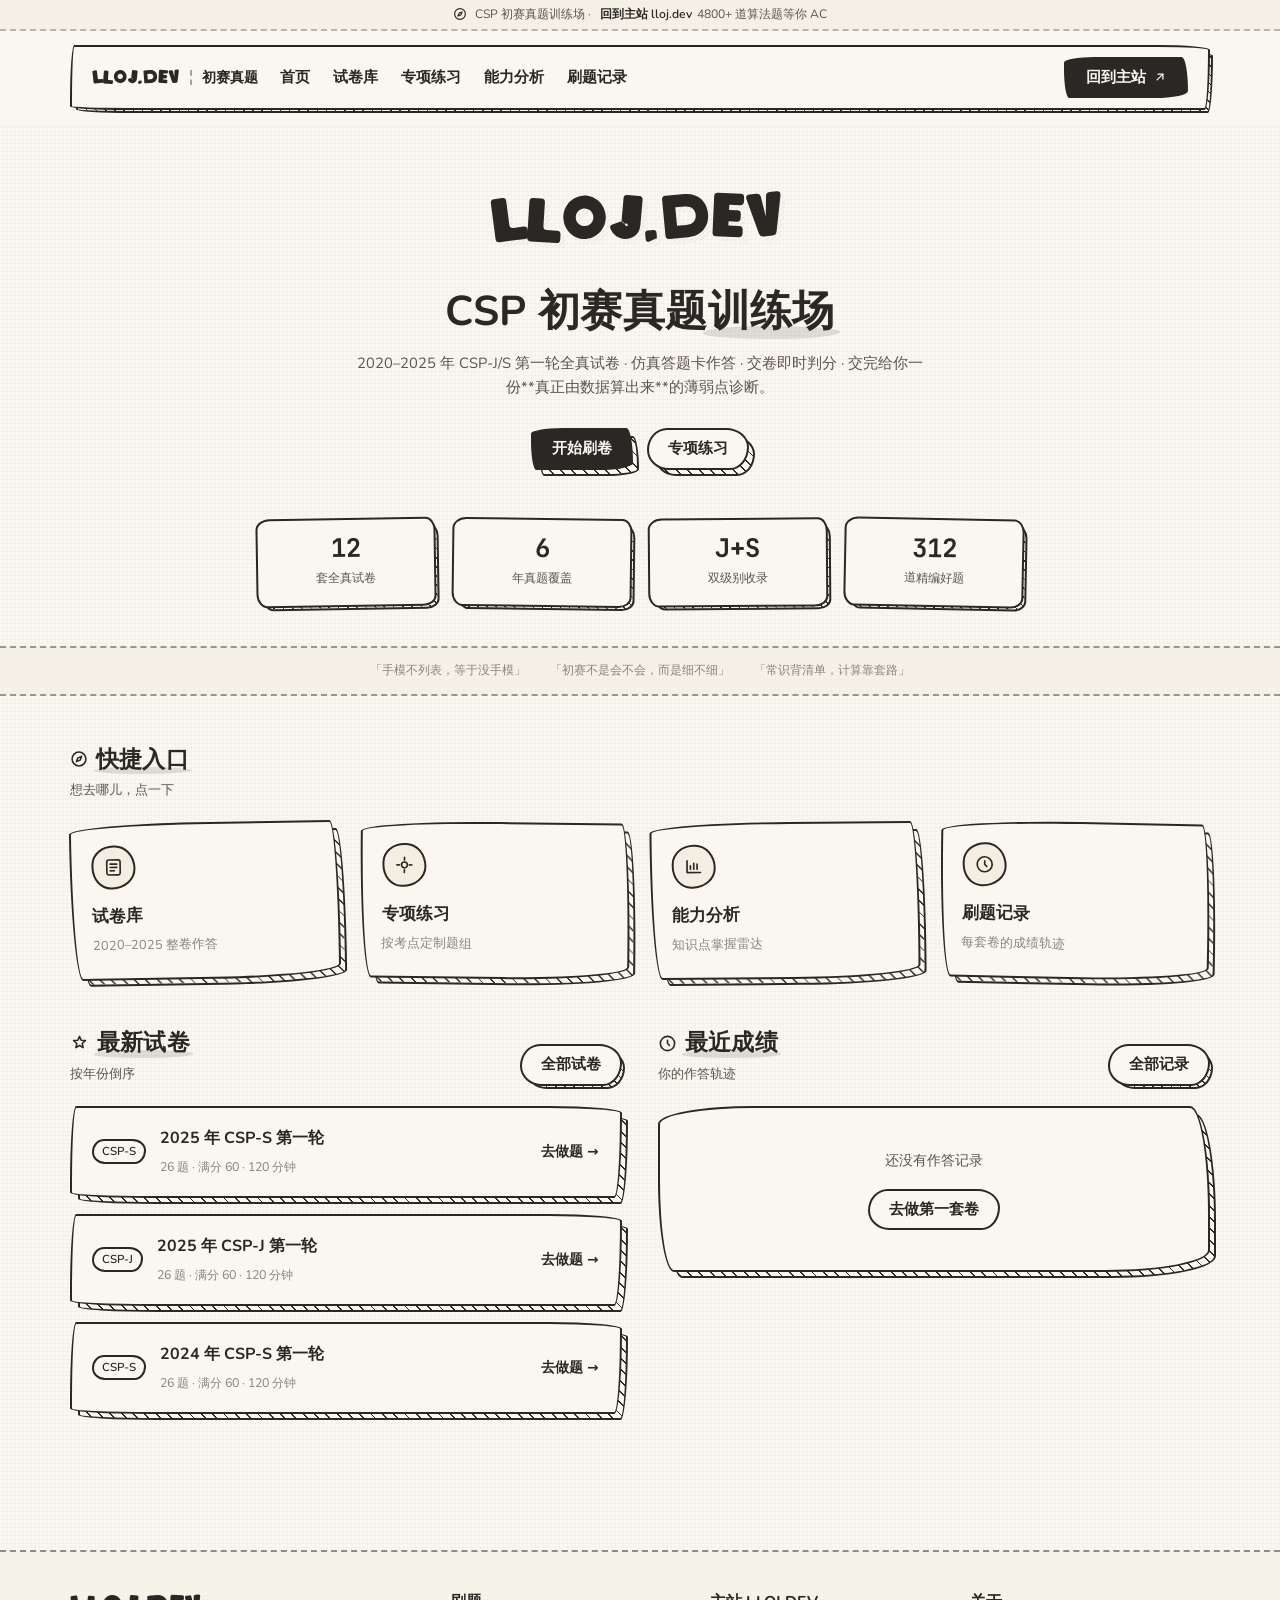
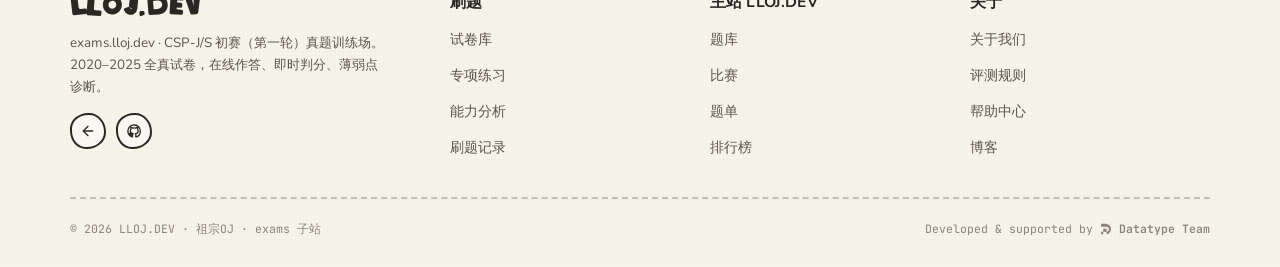
<file: index.html>
<!doctype html>
<html lang="zh-CN">
  <head>
    <meta charset="UTF-8" />
    <meta name="viewport" content="width=device-width, initial-scale=1.0" />
    <link rel="icon" type="image/svg+xml" href="./favicon.svg" />
    <meta
      name="description"
      content="CSP 初赛真题训练场 · LLOJ.DEV 祖宗OJ —— 2020-2025 年 CSP-J/S 第一轮全真试卷，在线作答、即时判分、薄弱点诊断。"
    />
    <title>CSP 初赛真题 · 祖宗OJ LLOJ.DEV</title>
    <link rel="preconnect" href="https://fonts.googleapis.com" />
    <link rel="preconnect" href="https://fonts.gstatic.com" crossorigin />
    <link
      href="https://fonts.googleapis.com/css2?family=Nunito:wght@400;500;600;700;800&family=JetBrains+Mono:wght@400;500;700&display=swap"
      rel="stylesheet"
    />
    <script type="module" crossorigin src="./assets/index-D00t4EMz.js"></script>
    <link rel="stylesheet" crossorigin href="./assets/index-Bj7OyZAc.css">
  </head>
  <body>
    <div id="app"></div>
  </body>
</html>
</file>
<file: assets/index-Bj7OyZAc.css>
/*! tailwindcss v4.3.3 | MIT License | https://tailwindcss.com */@layer properties{@supports (((-webkit-hyphens:none)) and (not (margin-trim:inline))) or ((-moz-orient:inline) and (not (color:rgb(from red r g b)))){*,:before,:after,::backdrop{--tw-rotate-x:initial;--tw-rotate-y:initial;--tw-rotate-z:initial;--tw-skew-x:initial;--tw-skew-y:initial;--tw-border-style:solid;--tw-leading:initial;--tw-font-weight:initial;--tw-blur:initial;--tw-brightness:initial;--tw-contrast:initial;--tw-grayscale:initial;--tw-hue-rotate:initial;--tw-invert:initial;--tw-opacity:initial;--tw-saturate:initial;--tw-sepia:initial;--tw-drop-shadow:initial;--tw-drop-shadow-color:initial;--tw-drop-shadow-alpha:100%;--tw-drop-shadow-size:initial;--tw-backdrop-blur:initial;--tw-backdrop-brightness:initial;--tw-backdrop-contrast:initial;--tw-backdrop-grayscale:initial;--tw-backdrop-hue-rotate:initial;--tw-backdrop-invert:initial;--tw-backdrop-opacity:initial;--tw-backdrop-saturate:initial;--tw-backdrop-sepia:initial;--tw-duration:initial}}}@layer theme{:root,:host{--font-sans:"Chalkboard SE", "Comic Sans MS", "Nunito", "PingFang SC", "Microsoft YaHei", "Hiragino Sans GB", system-ui, sans-serif;--font-mono:"JetBrains Mono", ui-monospace, Consolas, monospace;--spacing:.25rem;--container-xs:20rem;--container-md:28rem;--container-lg:32rem;--container-xl:36rem;--container-2xl:42rem;--container-3xl:48rem;--font-weight-medium:500;--font-weight-semibold:600;--font-weight-bold:700;--leading-tight:1.25;--leading-snug:1.375;--leading-relaxed:1.625;--radius-lg:.5rem;--radius-2xl:1rem;--radius-3xl:1.5rem;--default-transition-duration:.15s;--default-transition-timing-function:cubic-bezier(.4, 0, .2, 1);--default-font-family:var(--font-sans);--default-mono-font-family:var(--font-mono);--color-paper:#faf7f0;--color-paper-2:#f3eee1;--color-paper-3:#e9e1cf;--color-ink:#2a2724;--color-ink-soft:#5b544c;--color-ink-mute:#8a837b;--color-ac:#16a34a;--color-wa:#ff4d4f;--color-tle:#e8930c;--color-info:#3b82f6}}@layer base{*,:after,:before,::backdrop{box-sizing:border-box;border:0 solid;margin:0;padding:0}::file-selector-button{box-sizing:border-box;border:0 solid;margin:0;padding:0}html,:host{-webkit-text-size-adjust:100%;-moz-tab-size:4;tab-size:4;line-height:1.5;font-family:var(--default-font-family,-apple-system, BlinkMacSystemFont, "Segoe UI", Roboto, "Helvetica Neue", "Noto Sans", Arial, sans-serif, "Apple Color Emoji", "Segoe UI Emoji", "Segoe UI Symbol", "Noto Color Emoji");font-feature-settings:var(--default-font-feature-settings,normal);font-variation-settings:var(--default-font-variation-settings,normal);-webkit-tap-highlight-color:transparent}hr{height:0;color:inherit;border-top-width:1px}abbr:where([title]){-webkit-text-decoration:underline dotted;text-decoration:underline dotted}h1,h2,h3,h4,h5,h6{font-size:inherit;font-weight:inherit}a{color:inherit;-webkit-text-decoration:inherit;text-decoration:inherit}b,strong{font-weight:bolder}code,kbd,samp,pre{font-family:var(--default-mono-font-family,ui-monospace, SFMono-Regular, Menlo, Monaco, Consolas, "Liberation Mono", "Courier New", monospace);font-feature-settings:var(--default-mono-font-feature-settings,normal);font-variation-settings:var(--default-mono-font-variation-settings,normal);font-size:1em}small{font-size:80%}sub,sup{vertical-align:baseline;font-size:75%;line-height:0;position:relative}sub{bottom:-.25em}sup{top:-.5em}table{text-indent:0;border-color:inherit;border-collapse:collapse}:-moz-focusring:where(:not(iframe)){outline:auto}progress{vertical-align:baseline}summary{display:list-item}ol,ul,menu{list-style:none}img,svg,video,canvas,audio,iframe,embed,object{vertical-align:middle;display:block}img,video{max-width:100%;height:auto}button,input,select,optgroup,textarea{font:inherit;font-feature-settings:inherit;font-variation-settings:inherit;letter-spacing:inherit;color:inherit;opacity:1;background-color:#0000;border-radius:0}::file-selector-button{font:inherit;font-feature-settings:inherit;font-variation-settings:inherit;letter-spacing:inherit;color:inherit;opacity:1;background-color:#0000;border-radius:0}:where(select:is([multiple],[size])) optgroup{font-weight:bolder}:where(select:is([multiple],[size])) optgroup option{padding-inline-start:20px}::file-selector-button{margin-inline-end:4px}::placeholder{opacity:1}@supports (not ((-webkit-appearance:-apple-pay-button))) or (contain-intrinsic-size:1px){::placeholder{color:currentColor}@supports (color:color-mix(in lab,red,red)){::placeholder{color:color-mix(in oklab,currentcolor 50%,transparent)}}}textarea{resize:vertical}::-webkit-search-decoration{-webkit-appearance:none}::-webkit-date-and-time-value{min-height:1lh;text-align:inherit}::-webkit-datetime-edit{display:inline-flex}::-webkit-datetime-edit-fields-wrapper{padding:0}::-webkit-datetime-edit{padding-block:0}::-webkit-datetime-edit-year-field{padding-block:0}::-webkit-datetime-edit-month-field{padding-block:0}::-webkit-datetime-edit-day-field{padding-block:0}::-webkit-datetime-edit-hour-field{padding-block:0}::-webkit-datetime-edit-minute-field{padding-block:0}::-webkit-datetime-edit-second-field{padding-block:0}::-webkit-datetime-edit-millisecond-field{padding-block:0}::-webkit-datetime-edit-meridiem-field{padding-block:0}::-webkit-calendar-picker-indicator{line-height:1}:-moz-ui-invalid{box-shadow:none}button,input:where([type=button],[type=reset],[type=submit]){-webkit-appearance:button;-moz-appearance:button;appearance:button}::file-selector-button{-webkit-appearance:button;-moz-appearance:button;appearance:button}::-webkit-inner-spin-button{height:auto}::-webkit-outer-spin-button{height:auto}[hidden]:where(:not([hidden=until-found])){display:none!important}}@layer components;@layer utilities{.absolute{position:absolute}.fixed{position:fixed}.relative{position:relative}.sticky{position:sticky}.inset-0{top:0;right:0;bottom:0;left:0}.inset-x-0{inset-inline:0}.top-0{top:0}.top-24{top:calc(var(--spacing) * 24)}.right-0{right:0}.bottom-0{bottom:0}.z-40{z-index:40}.z-50{z-index:50}.z-\[60\]{z-index:60}.z-\[70\]{z-index:70}.z-\[80\]{z-index:80}.col-span-2{grid-column:span 2/span 2}.mx-1{margin-inline:var(--spacing)}.mx-auto{margin-inline:auto}.mt-0\.5{margin-top:calc(var(--spacing) * .5)}.mt-1{margin-top:var(--spacing)}.mt-1\.5{margin-top:calc(var(--spacing) * 1.5)}.mt-2{margin-top:calc(var(--spacing) * 2)}.mt-2\.5{margin-top:calc(var(--spacing) * 2.5)}.mt-3{margin-top:calc(var(--spacing) * 3)}.mt-3\.5{margin-top:calc(var(--spacing) * 3.5)}.mt-4{margin-top:calc(var(--spacing) * 4)}.mt-5{margin-top:calc(var(--spacing) * 5)}.mt-7{margin-top:calc(var(--spacing) * 7)}.mt-8{margin-top:calc(var(--spacing) * 8)}.mt-9{margin-top:calc(var(--spacing) * 9)}.mt-10{margin-top:calc(var(--spacing) * 10)}.mt-12{margin-top:calc(var(--spacing) * 12)}.mt-14{margin-top:calc(var(--spacing) * 14)}.mt-16{margin-top:calc(var(--spacing) * 16)}.mt-auto{margin-top:auto}.mb-1\.5{margin-bottom:calc(var(--spacing) * 1.5)}.mb-2{margin-bottom:calc(var(--spacing) * 2)}.mb-2\.5{margin-bottom:calc(var(--spacing) * 2.5)}.mb-3{margin-bottom:calc(var(--spacing) * 3)}.mb-4{margin-bottom:calc(var(--spacing) * 4)}.mb-5{margin-bottom:calc(var(--spacing) * 5)}.mb-6{margin-bottom:calc(var(--spacing) * 6)}.mb-7{margin-bottom:calc(var(--spacing) * 7)}.ml-1{margin-left:var(--spacing)}.ml-1\.5{margin-left:calc(var(--spacing) * 1.5)}.block{display:block}.flex{display:flex}.grid{display:grid}.hidden{display:none}.h-1{height:var(--spacing)}.h-2\.5{height:calc(var(--spacing) * 2.5)}.h-3\.5{height:calc(var(--spacing) * 3.5)}.h-4{height:calc(var(--spacing) * 4)}.h-5{height:calc(var(--spacing) * 5)}.h-6{height:calc(var(--spacing) * 6)}.h-7{height:calc(var(--spacing) * 7)}.h-9{height:calc(var(--spacing) * 9)}.h-11{height:calc(var(--spacing) * 11)}.h-12{height:calc(var(--spacing) * 12)}.h-32{height:calc(var(--spacing) * 32)}.h-\[17px\]{height:17px}.h-\[18px\]{height:18px}.h-\[19px\]{height:19px}.h-full{height:100%}.max-h-\[80vh\]{max-height:80vh}.max-h-\[92vh\]{max-height:92vh}.min-h-0{min-height:0}.min-h-6{min-height:calc(var(--spacing) * 6)}.min-h-screen{min-height:100vh}.w-3\.5{width:calc(var(--spacing) * 3.5)}.w-4{width:calc(var(--spacing) * 4)}.w-5{width:calc(var(--spacing) * 5)}.w-6{width:calc(var(--spacing) * 6)}.w-7{width:calc(var(--spacing) * 7)}.w-9{width:calc(var(--spacing) * 9)}.w-10{width:calc(var(--spacing) * 10)}.w-11{width:calc(var(--spacing) * 11)}.w-12{width:calc(var(--spacing) * 12)}.w-20{width:calc(var(--spacing) * 20)}.w-24{width:calc(var(--spacing) * 24)}.w-32{width:calc(var(--spacing) * 32)}.w-\[17px\]{width:17px}.w-\[18px\]{width:18px}.w-\[19px\]{width:19px}.w-\[86\%\]{width:86%}.w-full{width:100%}.max-w-3xl{max-width:var(--container-3xl)}.max-w-\[320px\]{max-width:320px}.max-w-full{max-width:100%}.max-w-lg{max-width:var(--container-lg)}.max-w-md{max-width:var(--container-md)}.max-w-xl{max-width:var(--container-xl)}.max-w-xs{max-width:var(--container-xs)}.min-w-0{min-width:0}.min-w-24{min-width:calc(var(--spacing) * 24)}.flex-1{flex:1}.shrink-0{flex-shrink:0}.transform{transform:var(--tw-rotate-x,) var(--tw-rotate-y,) var(--tw-rotate-z,) var(--tw-skew-x,) var(--tw-skew-y,)}.cursor-default{cursor:default}.cursor-pointer{cursor:pointer}.grid-cols-2{grid-template-columns:repeat(2,minmax(0,1fr))}.flex-col{flex-direction:column}.flex-wrap{flex-wrap:wrap}.place-items-center{place-items:center}.items-baseline{align-items:baseline}.items-center{align-items:center}.items-end{align-items:flex-end}.items-start{align-items:flex-start}.justify-between{justify-content:space-between}.justify-center{justify-content:center}.gap-1\.5{gap:calc(var(--spacing) * 1.5)}.gap-2{gap:calc(var(--spacing) * 2)}.gap-2\.5{gap:calc(var(--spacing) * 2.5)}.gap-3{gap:calc(var(--spacing) * 3)}.gap-3\.5{gap:calc(var(--spacing) * 3.5)}.gap-4{gap:calc(var(--spacing) * 4)}.gap-5{gap:calc(var(--spacing) * 5)}.gap-6{gap:calc(var(--spacing) * 6)}.gap-9{gap:calc(var(--spacing) * 9)}.gap-x-3{column-gap:calc(var(--spacing) * 3)}.gap-x-4{column-gap:calc(var(--spacing) * 4)}.gap-x-5{column-gap:calc(var(--spacing) * 5)}.gap-x-6{column-gap:calc(var(--spacing) * 6)}.gap-x-8{column-gap:calc(var(--spacing) * 8)}.gap-y-1\.5{row-gap:calc(var(--spacing) * 1.5)}.gap-y-2{row-gap:calc(var(--spacing) * 2)}.gap-y-3{row-gap:calc(var(--spacing) * 3)}.gap-y-6{row-gap:calc(var(--spacing) * 6)}.gap-y-8{row-gap:calc(var(--spacing) * 8)}.truncate{text-overflow:ellipsis;white-space:nowrap;overflow:hidden}.overflow-hidden{overflow:hidden}.overflow-visible{overflow:visible}.overflow-x-auto{overflow-x:auto}.overflow-x-hidden{overflow-x:hidden}.overflow-y-auto{overflow-y:auto}.rounded-2xl{border-radius:var(--radius-2xl)}.rounded-full{border-radius:3.40282e38px}.rounded-lg{border-radius:var(--radius-lg)}.rounded-t-2xl{border-top-left-radius:var(--radius-2xl);border-top-right-radius:var(--radius-2xl)}.rounded-t-3xl{border-top-left-radius:var(--radius-3xl);border-top-right-radius:var(--radius-3xl)}.border-2{border-style:var(--tw-border-style);border-width:2px}.border-y-\[2\.5px\]{border-block-style:var(--tw-border-style);border-block-width:2.5px}.border-t-2{border-top-style:var(--tw-border-style);border-top-width:2px}.border-t-\[2\.5px\]{border-top-style:var(--tw-border-style);border-top-width:2.5px}.border-b-2{border-bottom-style:var(--tw-border-style);border-bottom-width:2px}.border-l-2{border-left-style:var(--tw-border-style);border-left-width:2px}.border-l-\[2\.5px\]{border-left-style:var(--tw-border-style);border-left-width:2.5px}.border-dashed{--tw-border-style:dashed;border-style:dashed}.border-ac{border-color:var(--color-ac)}.border-info{border-color:var(--color-info)}.border-ink{border-color:var(--color-ink)}.border-ink-mute{border-color:var(--color-ink-mute)}.border-ink\/25{border-color:#2a272440}@supports (color:color-mix(in lab,red,red)){.border-ink\/25{border-color:color-mix(in oklab,var(--color-ink) 25%,transparent)}}.border-ink\/30{border-color:#2a27244d}@supports (color:color-mix(in lab,red,red)){.border-ink\/30{border-color:color-mix(in oklab,var(--color-ink) 30%,transparent)}}.border-ink\/40{border-color:#2a272466}@supports (color:color-mix(in lab,red,red)){.border-ink\/40{border-color:color-mix(in oklab,var(--color-ink) 40%,transparent)}}.border-ink\/45{border-color:#2a272473}@supports (color:color-mix(in lab,red,red)){.border-ink\/45{border-color:color-mix(in oklab,var(--color-ink) 45%,transparent)}}.border-ink\/50{border-color:#2a272480}@supports (color:color-mix(in lab,red,red)){.border-ink\/50{border-color:color-mix(in oklab,var(--color-ink) 50%,transparent)}}.border-paper{border-color:var(--color-paper)}.border-tle{border-color:var(--color-tle)}.border-wa{border-color:var(--color-wa)}.\!bg-ink{background-color:var(--color-ink)!important}.\!bg-tle{background-color:var(--color-tle)!important}.bg-ac{background-color:var(--color-ac)}.bg-ac\/10{background-color:#16a34a1a}@supports (color:color-mix(in lab,red,red)){.bg-ac\/10{background-color:color-mix(in oklab,var(--color-ac) 10%,transparent)}}.bg-info{background-color:var(--color-info)}.bg-ink{background-color:var(--color-ink)}.bg-ink\/25{background-color:#2a272440}@supports (color:color-mix(in lab,red,red)){.bg-ink\/25{background-color:color-mix(in oklab,var(--color-ink) 25%,transparent)}}.bg-ink\/30{background-color:#2a27244d}@supports (color:color-mix(in lab,red,red)){.bg-ink\/30{background-color:color-mix(in oklab,var(--color-ink) 30%,transparent)}}.bg-ink\/45{background-color:#2a272473}@supports (color:color-mix(in lab,red,red)){.bg-ink\/45{background-color:color-mix(in oklab,var(--color-ink) 45%,transparent)}}.bg-paper{background-color:var(--color-paper)}.bg-paper-2{background-color:var(--color-paper-2)}.bg-paper-2\/40{background-color:#f3eee166}@supports (color:color-mix(in lab,red,red)){.bg-paper-2\/40{background-color:color-mix(in oklab,var(--color-paper-2) 40%,transparent)}}.bg-paper-2\/50{background-color:#f3eee180}@supports (color:color-mix(in lab,red,red)){.bg-paper-2\/50{background-color:color-mix(in oklab,var(--color-paper-2) 50%,transparent)}}.bg-paper-2\/60{background-color:#f3eee199}@supports (color:color-mix(in lab,red,red)){.bg-paper-2\/60{background-color:color-mix(in oklab,var(--color-paper-2) 60%,transparent)}}.bg-paper-3{background-color:var(--color-paper-3)}.bg-paper\/95{background-color:#faf7f0f2}@supports (color:color-mix(in lab,red,red)){.bg-paper\/95{background-color:color-mix(in oklab,var(--color-paper) 95%,transparent)}}.bg-tle{background-color:var(--color-tle)}.bg-tle\/8{background-color:#e8930c14}@supports (color:color-mix(in lab,red,red)){.bg-tle\/8{background-color:color-mix(in oklab,var(--color-tle) 8%,transparent)}}.bg-wa{background-color:var(--color-wa)}.bg-wa\/8{background-color:#ff4d4f14}@supports (color:color-mix(in lab,red,red)){.bg-wa\/8{background-color:color-mix(in oklab,var(--color-wa) 8%,transparent)}}.bg-wa\/10{background-color:#ff4d4f1a}@supports (color:color-mix(in lab,red,red)){.bg-wa\/10{background-color:color-mix(in oklab,var(--color-wa) 10%,transparent)}}.fill-current{fill:currentColor}.p-0{padding:0}.p-3{padding:calc(var(--spacing) * 3)}.p-4{padding:calc(var(--spacing) * 4)}.p-5{padding:calc(var(--spacing) * 5)}.p-6{padding:calc(var(--spacing) * 6)}.\!px-3{padding-inline:calc(var(--spacing) * 3)!important}.px-2\.5{padding-inline:calc(var(--spacing) * 2.5)}.px-3{padding-inline:calc(var(--spacing) * 3)}.px-3\.5{padding-inline:calc(var(--spacing) * 3.5)}.px-4{padding-inline:calc(var(--spacing) * 4)}.px-4\.5{padding-inline:calc(var(--spacing) * 4.5)}.px-5{padding-inline:calc(var(--spacing) * 5)}.px-6{padding-inline:calc(var(--spacing) * 6)}.\!py-1{padding-block:var(--spacing)!important}.py-1{padding-block:var(--spacing)}.py-1\.5{padding-block:calc(var(--spacing) * 1.5)}.py-2{padding-block:calc(var(--spacing) * 2)}.py-2\.5{padding-block:calc(var(--spacing) * 2.5)}.py-3{padding-block:calc(var(--spacing) * 3)}.py-3\.5{padding-block:calc(var(--spacing) * 3.5)}.py-4{padding-block:calc(var(--spacing) * 4)}.py-8{padding-block:calc(var(--spacing) * 8)}.py-10{padding-block:calc(var(--spacing) * 10)}.py-12{padding-block:calc(var(--spacing) * 12)}.py-14{padding-block:calc(var(--spacing) * 14)}.pt-1{padding-top:var(--spacing)}.pt-2{padding-top:calc(var(--spacing) * 2)}.pt-2\.5{padding-top:calc(var(--spacing) * 2.5)}.pt-3{padding-top:calc(var(--spacing) * 3)}.pt-5{padding-top:calc(var(--spacing) * 5)}.pt-10{padding-top:calc(var(--spacing) * 10)}.pt-12{padding-top:calc(var(--spacing) * 12)}.pb-6{padding-bottom:calc(var(--spacing) * 6)}.pb-7{padding-bottom:calc(var(--spacing) * 7)}.pb-10{padding-bottom:calc(var(--spacing) * 10)}.pb-20{padding-bottom:calc(var(--spacing) * 20)}.pb-32{padding-bottom:calc(var(--spacing) * 32)}.pl-2\.5{padding-left:calc(var(--spacing) * 2.5)}.text-center{text-align:center}.text-left{text-align:left}.font-mono{font-family:var(--font-mono)}.\!text-\[0\.8rem\]{font-size:.8rem!important}.\!text-\[0\.78rem\]{font-size:.78rem!important}.text-\[0\.7rem\]{font-size:.7rem}.text-\[0\.8rem\]{font-size:.8rem}.text-\[0\.9rem\]{font-size:.9rem}.text-\[0\.65rem\]{font-size:.65rem}.text-\[0\.72rem\]{font-size:.72rem}.text-\[0\.74rem\]{font-size:.74rem}.text-\[0\.75rem\]{font-size:.75rem}.text-\[0\.76rem\]{font-size:.76rem}.text-\[0\.78rem\]{font-size:.78rem}.text-\[0\.82rem\]{font-size:.82rem}.text-\[0\.84rem\]{font-size:.84rem}.text-\[0\.85rem\]{font-size:.85rem}.text-\[0\.86rem\]{font-size:.86rem}.text-\[0\.88rem\]{font-size:.88rem}.text-\[0\.92rem\]{font-size:.92rem}.text-\[0\.95rem\]{font-size:.95rem}.text-\[0\.98rem\]{font-size:.98rem}.text-\[1\.02rem\]{font-size:1.02rem}.text-\[1\.3rem\]{font-size:1.3rem}.text-\[1\.05rem\]{font-size:1.05rem}.text-\[1\.5rem\]{font-size:1.5rem}.text-\[1\.6rem\]{font-size:1.6rem}.text-\[1\.08rem\]{font-size:1.08rem}.text-\[1\.9rem\]{font-size:1.9rem}.text-\[1\.25rem\]{font-size:1.25rem}.text-\[1rem\]{font-size:1rem}.text-\[2rem\]{font-size:2rem}.leading-\[1\.65\]{--tw-leading:1.65;line-height:1.65}.leading-none{--tw-leading:1;line-height:1}.leading-relaxed{--tw-leading:var(--leading-relaxed);line-height:var(--leading-relaxed)}.leading-snug{--tw-leading:var(--leading-snug);line-height:var(--leading-snug)}.leading-tight{--tw-leading:var(--leading-tight);line-height:var(--leading-tight)}.font-bold{--tw-font-weight:var(--font-weight-bold);font-weight:var(--font-weight-bold)}.font-medium{--tw-font-weight:var(--font-weight-medium);font-weight:var(--font-weight-medium)}.font-semibold{--tw-font-weight:var(--font-weight-semibold);font-weight:var(--font-weight-semibold)}.whitespace-pre-line{white-space:pre-line}.\!text-paper{color:var(--color-paper)!important}.\!text-wa{color:var(--color-wa)!important}.text-ac{color:var(--color-ac)}.text-info{color:var(--color-info)}.text-ink{color:var(--color-ink)}.text-ink-mute{color:var(--color-ink-mute)}.text-ink-soft{color:var(--color-ink-soft)}.text-paper{color:var(--color-paper)}.text-tle{color:var(--color-tle)}.text-wa{color:var(--color-wa)}.filter{filter:var(--tw-blur,) var(--tw-brightness,) var(--tw-contrast,) var(--tw-grayscale,) var(--tw-hue-rotate,) var(--tw-invert,) var(--tw-saturate,) var(--tw-sepia,) var(--tw-drop-shadow,)}.backdrop-blur-\[2px\]{--tw-backdrop-blur:blur(2px);-webkit-backdrop-filter:var(--tw-backdrop-blur,) var(--tw-backdrop-brightness,) var(--tw-backdrop-contrast,) var(--tw-backdrop-grayscale,) var(--tw-backdrop-hue-rotate,) var(--tw-backdrop-invert,) var(--tw-backdrop-opacity,) var(--tw-backdrop-saturate,) var(--tw-backdrop-sepia,);backdrop-filter:var(--tw-backdrop-blur,) var(--tw-backdrop-brightness,) var(--tw-backdrop-contrast,) var(--tw-backdrop-grayscale,) var(--tw-backdrop-hue-rotate,) var(--tw-backdrop-invert,) var(--tw-backdrop-opacity,) var(--tw-backdrop-saturate,) var(--tw-backdrop-sepia,)}.transition{transition-property:color,background-color,border-color,outline-color,text-decoration-color,fill,stroke,--tw-gradient-from,--tw-gradient-via,--tw-gradient-to,opacity,box-shadow,transform,translate,scale,rotate,filter,-webkit-backdrop-filter,backdrop-filter,display,content-visibility,overlay,pointer-events;transition-timing-function:var(--tw-ease,var(--default-transition-timing-function));transition-duration:var(--tw-duration,var(--default-transition-duration))}.transition-\[padding\]{transition-property:padding;transition-timing-function:var(--tw-ease,var(--default-transition-timing-function));transition-duration:var(--tw-duration,var(--default-transition-duration))}.transition-all{transition-property:all;transition-timing-function:var(--tw-ease,var(--default-transition-timing-function));transition-duration:var(--tw-duration,var(--default-transition-duration))}.transition-colors{transition-property:color,background-color,border-color,outline-color,text-decoration-color,fill,stroke,--tw-gradient-from,--tw-gradient-via,--tw-gradient-to;transition-timing-function:var(--tw-ease,var(--default-transition-timing-function));transition-duration:var(--tw-duration,var(--default-transition-duration))}.duration-200{--tw-duration:.2s;transition-duration:.2s}@media(hover:hover){.hover\:border-ink:hover{border-color:var(--color-ink)}.hover\:bg-paper-2:hover{background-color:var(--color-paper-2)}.hover\:text-ink:hover{color:var(--color-ink)}.hover\:text-wa:hover{color:var(--color-wa)}}@media(min-width:40rem){.sm\:col-span-1{grid-column:span 1/span 1}.sm\:mt-6{margin-top:calc(var(--spacing) * 6)}.sm\:mb-5{margin-bottom:calc(var(--spacing) * 5)}.sm\:block{display:block}.sm\:flex{display:flex}.sm\:inline{display:inline}.sm\:max-h-\[86vh\]{max-height:86vh}.sm\:\!w-\[300px\]{width:300px!important}.sm\:max-w-2xl{max-width:var(--container-2xl)}.sm\:max-w-md{max-width:var(--container-md)}.sm\:grid-cols-2{grid-template-columns:repeat(2,minmax(0,1fr))}.sm\:grid-cols-3{grid-template-columns:repeat(3,minmax(0,1fr))}.sm\:grid-cols-4{grid-template-columns:repeat(4,minmax(0,1fr))}.sm\:flex-row{flex-direction:row}.sm\:items-center{align-items:center}.sm\:gap-2{gap:calc(var(--spacing) * 2)}.sm\:gap-2\.5{gap:calc(var(--spacing) * 2.5)}.sm\:gap-4{gap:calc(var(--spacing) * 4)}.sm\:rounded-2xl{border-radius:var(--radius-2xl)}.sm\:rounded-b-none{border-bottom-right-radius:0;border-bottom-left-radius:0}.sm\:p-4{padding:calc(var(--spacing) * 4)}.sm\:p-6{padding:calc(var(--spacing) * 6)}.sm\:p-7{padding:calc(var(--spacing) * 7)}.sm\:px-3{padding-inline:calc(var(--spacing) * 3)}.sm\:px-4{padding-inline:calc(var(--spacing) * 4)}.sm\:px-5{padding-inline:calc(var(--spacing) * 5)}.sm\:px-10{padding-inline:calc(var(--spacing) * 10)}.sm\:py-3\.5{padding-block:calc(var(--spacing) * 3.5)}.sm\:py-4{padding-block:calc(var(--spacing) * 4)}.sm\:py-6{padding-block:calc(var(--spacing) * 6)}.sm\:pt-4{padding-top:calc(var(--spacing) * 4)}.sm\:pt-16{padding-top:calc(var(--spacing) * 16)}.sm\:pb-6{padding-bottom:calc(var(--spacing) * 6)}.sm\:text-\[0\.85rem\]{font-size:.85rem}.sm\:text-\[0\.95rem\]{font-size:.95rem}.sm\:text-\[1\.2rem\]{font-size:1.2rem}.sm\:text-\[1\.05rem\]{font-size:1.05rem}.sm\:text-\[1\.5rem\]{font-size:1.5rem}.sm\:text-\[1\.45rem\]{font-size:1.45rem}.sm\:text-\[2\.6rem\]{font-size:2.6rem}}@media(min-width:64rem){.lg\:block{display:block}.lg\:flex{display:flex}.lg\:hidden{display:none}.lg\:grid-cols-2{grid-template-columns:repeat(2,minmax(0,1fr))}.lg\:grid-cols-3{grid-template-columns:repeat(3,minmax(0,1fr))}.lg\:grid-cols-\[1\.5fr_1fr_1fr_1fr\]{grid-template-columns:1.5fr 1fr 1fr 1fr}.lg\:grid-cols-\[minmax\(0\,1fr\)_280px\]{grid-template-columns:minmax(0,1fr) 280px}.lg\:grid-cols-\[minmax\(0\,1fr\)_300px\]{grid-template-columns:minmax(0,1fr) 300px}.lg\:gap-6{gap:calc(var(--spacing) * 6)}}@media(min-width:80rem){.xl\:grid-cols-3{grid-template-columns:repeat(3,minmax(0,1fr))}.xl\:grid-cols-4{grid-template-columns:repeat(4,minmax(0,1fr))}}}html{scroll-behavior:smooth;-webkit-text-size-adjust:100%}body{background-color:var(--color-paper);color:var(--color-ink);font-family:var(--font-sans);background-image:repeating-linear-gradient(0deg,#0000 0,#0000 3px,#00000005 3px,#00000005 4px),repeating-linear-gradient(90deg,#0000 0,#0000 3px,#00000005 3px,#00000005 4px);font-weight:400;line-height:1.75}h1,h2,h3,h4{letter-spacing:.01em;font-weight:700;line-height:1.35}::selection{background-color:var(--color-ink);color:var(--color-paper)}::-webkit-scrollbar{width:12px;height:12px}::-webkit-scrollbar-track{background-color:var(--color-paper-2)}::-webkit-scrollbar-thumb{background-color:var(--color-ink-mute);border:3px solid var(--color-paper-2);border-radius:999px}::-webkit-scrollbar-thumb:hover{background-color:var(--color-ink-soft)}:focus-visible{outline:2.5px dashed var(--color-ink);outline-offset:3px}.sk-1{border:2.5px solid var(--color-ink);border-radius:210px 14px 190px 18px/16px 200px 20px 220px}.sk-2{border:2.5px solid var(--color-ink);border-radius:16px 190px 20px 210px/200px 18px 220px 14px}.sk-3{border:2.5px solid var(--color-ink);border-radius:96px 20px 104px 16px/18px 108px 22px 92px}.sk-pill{border:2.5px solid var(--color-ink);border-radius:40px 46px 38px 44px/44px 38px 46px 40px}.sk-circle{border:2.5px solid var(--color-ink);border-radius:52% 48% 55% 45%/45% 55% 48% 52%}.sk-box{border:2.5px solid var(--color-ink);border-radius:14px 10px 13px 11px/11px 13px 10px 14px}.sk-thin{border-width:2px}.sk-dash-top{border-top:2.5px dashed #2a272473}@supports (color:color-mix(in lab,red,red)){.sk-dash-top{border-top:2.5px dashed color-mix(in srgb,var(--color-ink) 45%,transparent)}}.sk-dash-bottom{border-bottom:2.5px dashed #2a272473}@supports (color:color-mix(in lab,red,red)){.sk-dash-bottom{border-bottom:2.5px dashed color-mix(in srgb,var(--color-ink) 45%,transparent)}}.sk-hatch{background-color:var(--color-paper);position:relative}.sk-hatch:before{content:"";z-index:-1;border:2.5px solid var(--color-ink);border-radius:inherit;background-color:var(--color-paper);background-image:repeating-linear-gradient(45deg,var(--color-ink) 0 1.3px,transparent 1.3px 8px);pointer-events:none;transition:inset .18s cubic-bezier(.34,1.4,.5,1),opacity .18s;position:absolute;top:6px;right:-8px;bottom:-8px;left:6px}.sk-hatch-sm:before{background-image:repeating-linear-gradient(45deg,var(--color-ink) 0 1.1px,transparent 1.1px 6.5px);border-width:2px;top:4px;right:-5px;bottom:-5px;left:4px}.sk-lift{transition:top .18s cubic-bezier(.34,1.4,.5,1),left .18s cubic-bezier(.34,1.4,.5,1),background-color .16s,color .16s;position:relative;top:0;left:0}.sk-lift:hover{top:-3px;left:-3px}.sk-lift:hover.sk-hatch:before{top:9px;right:-11px;bottom:-11px;left:9px}.sk-lift:hover.sk-hatch.sk-hatch-sm:before{top:7px;right:-8px;bottom:-8px;left:7px}.sk-lift:active{top:2px;left:2px}.sk-lift:active.sk-hatch:before{top:4px;right:-6px;bottom:-6px;left:4px}.tilt-a{transform:rotate(-.9deg)}.tilt-b{transform:rotate(.7deg)}.tilt-c{transform:rotate(-.45deg)}.tilt-d{transform:rotate(1.1deg)}.sk-btn{color:var(--color-ink);background-color:var(--color-paper);cursor:pointer;white-space:normal;overflow-wrap:anywhere;-webkit-tap-highlight-color:transparent;justify-content:center;align-items:center;gap:.45rem;padding:.55rem 1.2rem;font-family:inherit;font-size:.95rem;font-weight:700;line-height:1.3;display:inline-flex}.sk-btn:hover:not(:disabled):not(.sk-btn-solid),.sk-btn-solid{background-color:var(--color-ink);color:var(--color-paper)}.sk-btn-solid:hover:not(:disabled){background-color:var(--color-paper);color:var(--color-ink)}.sk-btn:disabled{cursor:not-allowed;color:var(--color-ink-mute);background-color:var(--color-paper-2);border-style:dashed}.sk-btn:disabled.sk-hatch:before{opacity:.35}.sk-link{color:var(--color-ink);cursor:pointer;padding:.2rem .1rem;font-weight:600;position:relative}.sk-link:after{content:"";background-color:var(--color-ink);opacity:0;border-radius:40% 60% 55% 45%/60% 40%;height:6px;transition:opacity .16s;position:absolute;bottom:0;left:0;right:0}.sk-link:hover:after{opacity:.15}.hatch-fill{background-image:repeating-linear-gradient(45deg,var(--color-ink) 0 1.3px,transparent 1.3px 8px)}.hatch-fill-dense{background-image:repeating-linear-gradient(45deg,var(--color-ink) 0 1.5px,transparent 1.5px 5px)}.mark-hl{display:inline-block;position:relative}.mark-hl:after{content:"";z-index:-1;background-color:var(--color-ink);opacity:.13;border-radius:45% 55% 50% 50%/55% 45%;height:.32em;position:absolute;bottom:.04em;left:-.12em;right:-.12em}.sk-tag{border:2px solid var(--color-ink);color:var(--color-ink);background-color:var(--color-paper);white-space:nowrap;border-radius:30px 34px 28px 32px/32px 28px 34px 30px;align-items:center;gap:.28rem;padding:.08rem .5rem;font-size:.72rem;font-weight:600;line-height:1.6;display:inline-flex}.sk-tag-link{transition:background-color .16s,color .16s}.sk-tag-link:hover{background-color:var(--color-ink);color:var(--color-paper)}.sk-input{border:2.5px solid var(--color-ink);background-color:var(--color-paper);width:100%;color:var(--color-ink);border-radius:40px 46px 38px 44px/44px 38px 46px 40px;outline:none;padding:.6rem .9rem;font-family:inherit;font-size:.92rem;font-weight:500;transition:border-style .15s}.sk-input::placeholder{color:var(--color-ink-mute);font-weight:400}.sk-input:focus{border-style:dashed}.wrap{width:100%;min-width:0;max-width:1180px;margin-inline:auto;padding-inline:20px}button,input,select,textarea,img,svg,video{max-width:100%}@supports (padding:env(safe-area-inset-bottom)){.safe-bottom{padding-bottom:env(safe-area-inset-bottom)}}@media(max-width:640px){.wrap{padding-inline:14px}.sk-hatch:before{top:4px;right:-5px;bottom:-5px;left:4px}.tilt-a,.tilt-b,.tilt-c,.tilt-d{transform:none}.sk-btn{min-height:44px}.sk-tag{min-height:32px}.sk-tag-link{min-height:36px}::-webkit-scrollbar{width:6px;height:6px}}@keyframes sk-pop{0%{opacity:0;transform:translateY(6px)}to{opacity:1;transform:translateY(0)}}.animate-pop{animation:.2s ease-out both sk-pop}@keyframes sk-stamp{0%{opacity:0;transform:scale(.5)rotate(-14deg)}60%{opacity:1;transform:scale(1.12)rotate(3deg)}to{opacity:1;transform:scale(1)rotate(0)}}.animate-stamp{animation:.36s cubic-bezier(.34,1.5,.5,1) both sk-stamp}@keyframes dot-bounce{0%,70%,to{opacity:.35;transform:translateY(0)}35%{opacity:1;transform:translateY(-5px)}}.animate-dot-bounce{animation:1.05s ease-in-out infinite both dot-bounce}.md-body{color:var(--color-ink-soft);overflow-wrap:break-word;font-size:.92rem;line-height:1.8}.md-body>:first-child{margin-top:0}.md-body>:last-child{margin-bottom:0}.md-body h1,.md-body h2,.md-body h3,.md-body h4{color:var(--color-ink);margin:1.2em 0 .5em;line-height:1.4}.md-body h1{font-size:1.3rem}.md-body h2{font-size:1.15rem}.md-body h3{font-size:1.02rem}.md-body p{margin:.7em 0}.md-body ul,.md-body ol{margin:.7em 0;padding-left:1.5em}.md-body ul{list-style:outside}.md-body ol{list-style:decimal}.md-body li{margin:.25em 0}.md-body strong{color:var(--color-ink);font-weight:700}.md-body blockquote{border-left:3px solid var(--color-paper-3);color:var(--color-ink-mute);margin:.9em 0;padding:.1em 0 .1em .9em}.md-body hr{border:0;border-top:2px dashed var(--color-paper-3);margin:1.4em 0}.md-body code{font-family:var(--font-mono);background:var(--color-paper-2);border:1px solid var(--color-paper-3);border-radius:4px;padding:.1em .35em;font-size:.85em}.md-body pre{background:var(--color-paper-2);border:2px solid var(--color-ink);border-radius:8px;margin:.9em 0;padding:.85em 1em;line-height:1.6;overflow-x:auto}.md-body pre code{background:0 0;border:0;padding:0;font-size:.82rem}.md-body table{border-collapse:collapse;width:max-content;max-width:100%;margin:.9em 0;font-size:.86rem;display:block;overflow-x:auto}.md-body th,.md-body td{border:1.5px solid var(--color-paper-3);text-align:left;padding:.4em .7em}.md-body th{background:var(--color-paper-2);color:var(--color-ink);font-weight:700}.tok-kw{color:#b5591f;font-weight:600}.tok-str{color:#16a34a}.tok-num{color:#3b82f6}.tok-com{color:var(--color-ink-mute);font-style:italic}.tok-fn{color:#8b5cf6}.tok-pre{color:#8a837b}@media(prefers-reduced-motion:reduce){*,:before,:after{scroll-behavior:auto!important;transition-duration:.01ms!important;animation-duration:.01ms!important;animation-iteration-count:1!important}}@property --tw-rotate-x{syntax:"*";inherits:false}@property --tw-rotate-y{syntax:"*";inherits:false}@property --tw-rotate-z{syntax:"*";inherits:false}@property --tw-skew-x{syntax:"*";inherits:false}@property --tw-skew-y{syntax:"*";inherits:false}@property --tw-border-style{syntax:"*";inherits:false;initial-value:solid}@property --tw-leading{syntax:"*";inherits:false}@property --tw-font-weight{syntax:"*";inherits:false}@property --tw-blur{syntax:"*";inherits:false}@property --tw-brightness{syntax:"*";inherits:false}@property --tw-contrast{syntax:"*";inherits:false}@property --tw-grayscale{syntax:"*";inherits:false}@property --tw-hue-rotate{syntax:"*";inherits:false}@property --tw-invert{syntax:"*";inherits:false}@property --tw-opacity{syntax:"*";inherits:false}@property --tw-saturate{syntax:"*";inherits:false}@property --tw-sepia{syntax:"*";inherits:false}@property --tw-drop-shadow{syntax:"*";inherits:false}@property --tw-drop-shadow-color{syntax:"*";inherits:false}@property --tw-drop-shadow-alpha{syntax:"<percentage>";inherits:false;initial-value:100%}@property --tw-drop-shadow-size{syntax:"*";inherits:false}@property --tw-backdrop-blur{syntax:"*";inherits:false}@property --tw-backdrop-brightness{syntax:"*";inherits:false}@property --tw-backdrop-contrast{syntax:"*";inherits:false}@property --tw-backdrop-grayscale{syntax:"*";inherits:false}@property --tw-backdrop-hue-rotate{syntax:"*";inherits:false}@property --tw-backdrop-invert{syntax:"*";inherits:false}@property --tw-backdrop-opacity{syntax:"*";inherits:false}@property --tw-backdrop-saturate{syntax:"*";inherits:false}@property --tw-backdrop-sepia{syntax:"*";inherits:false}@property --tw-duration{syntax:"*";inherits:false}
</file>
